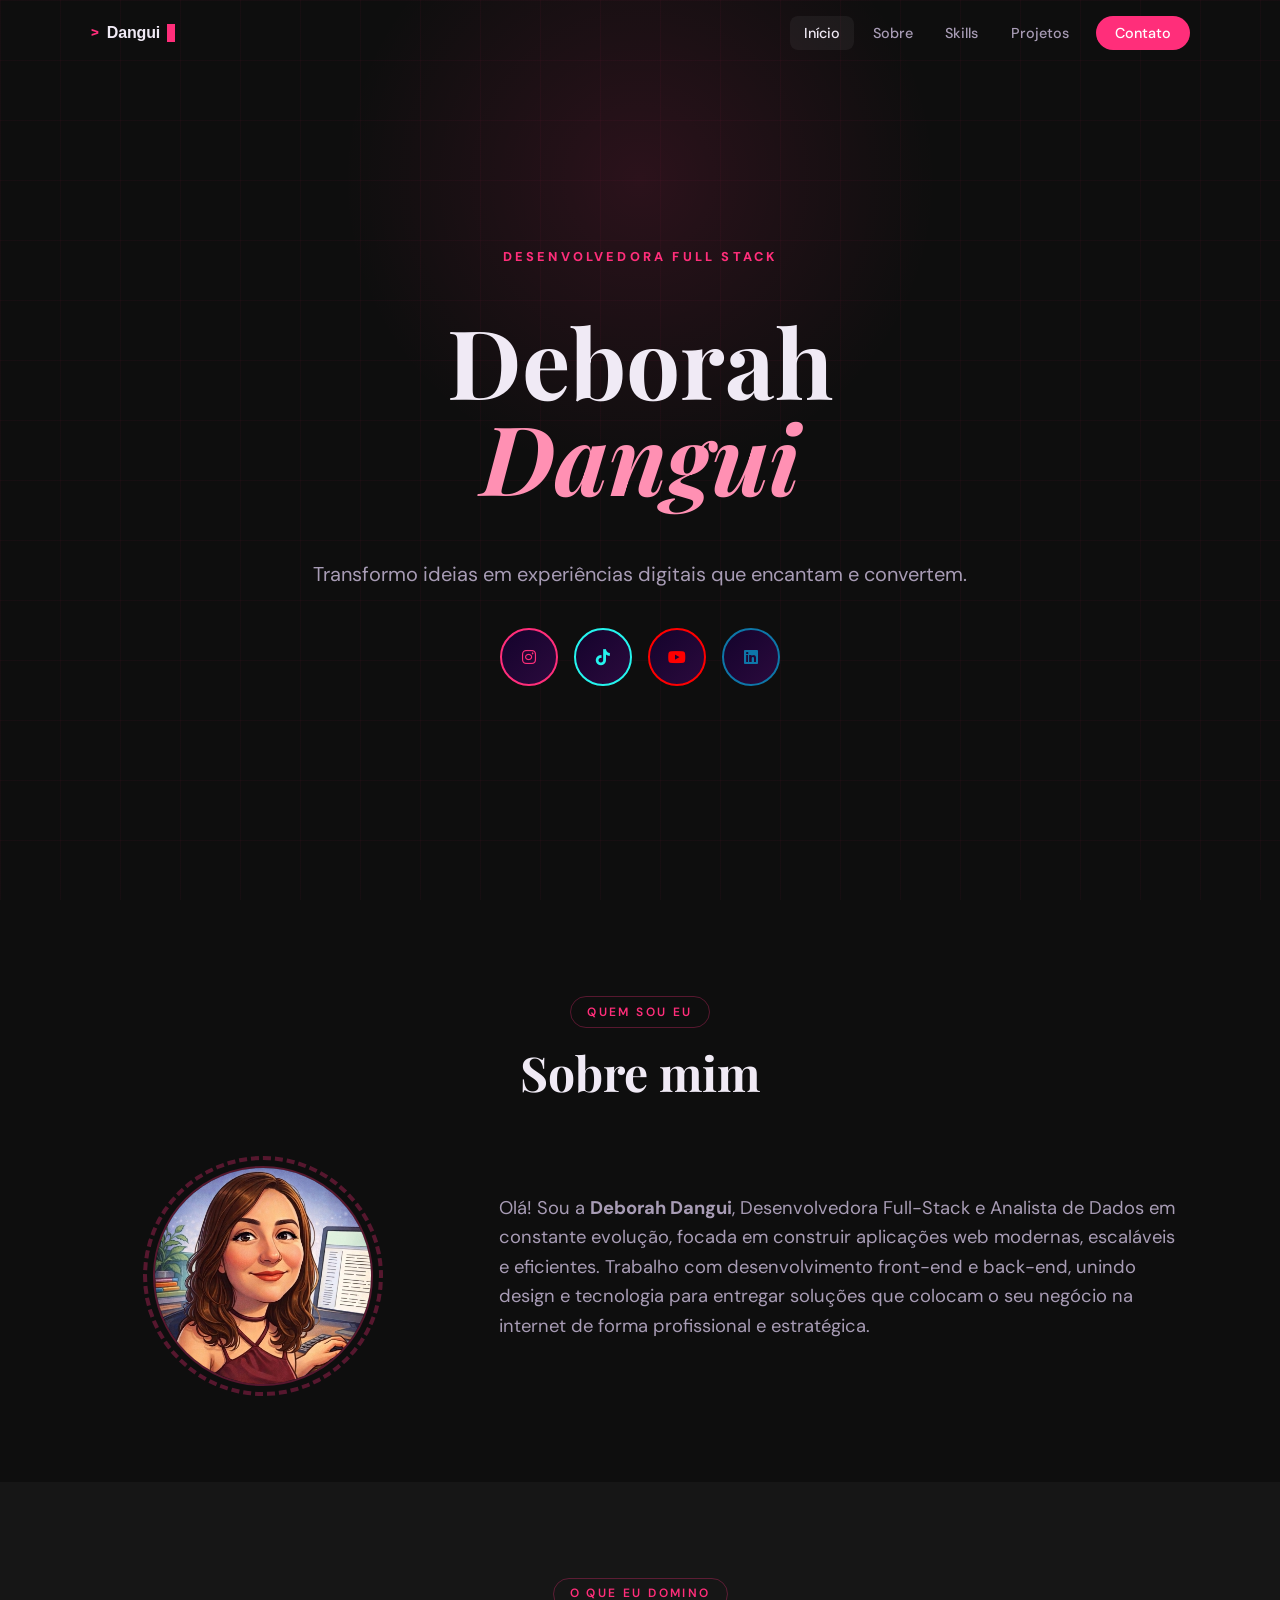
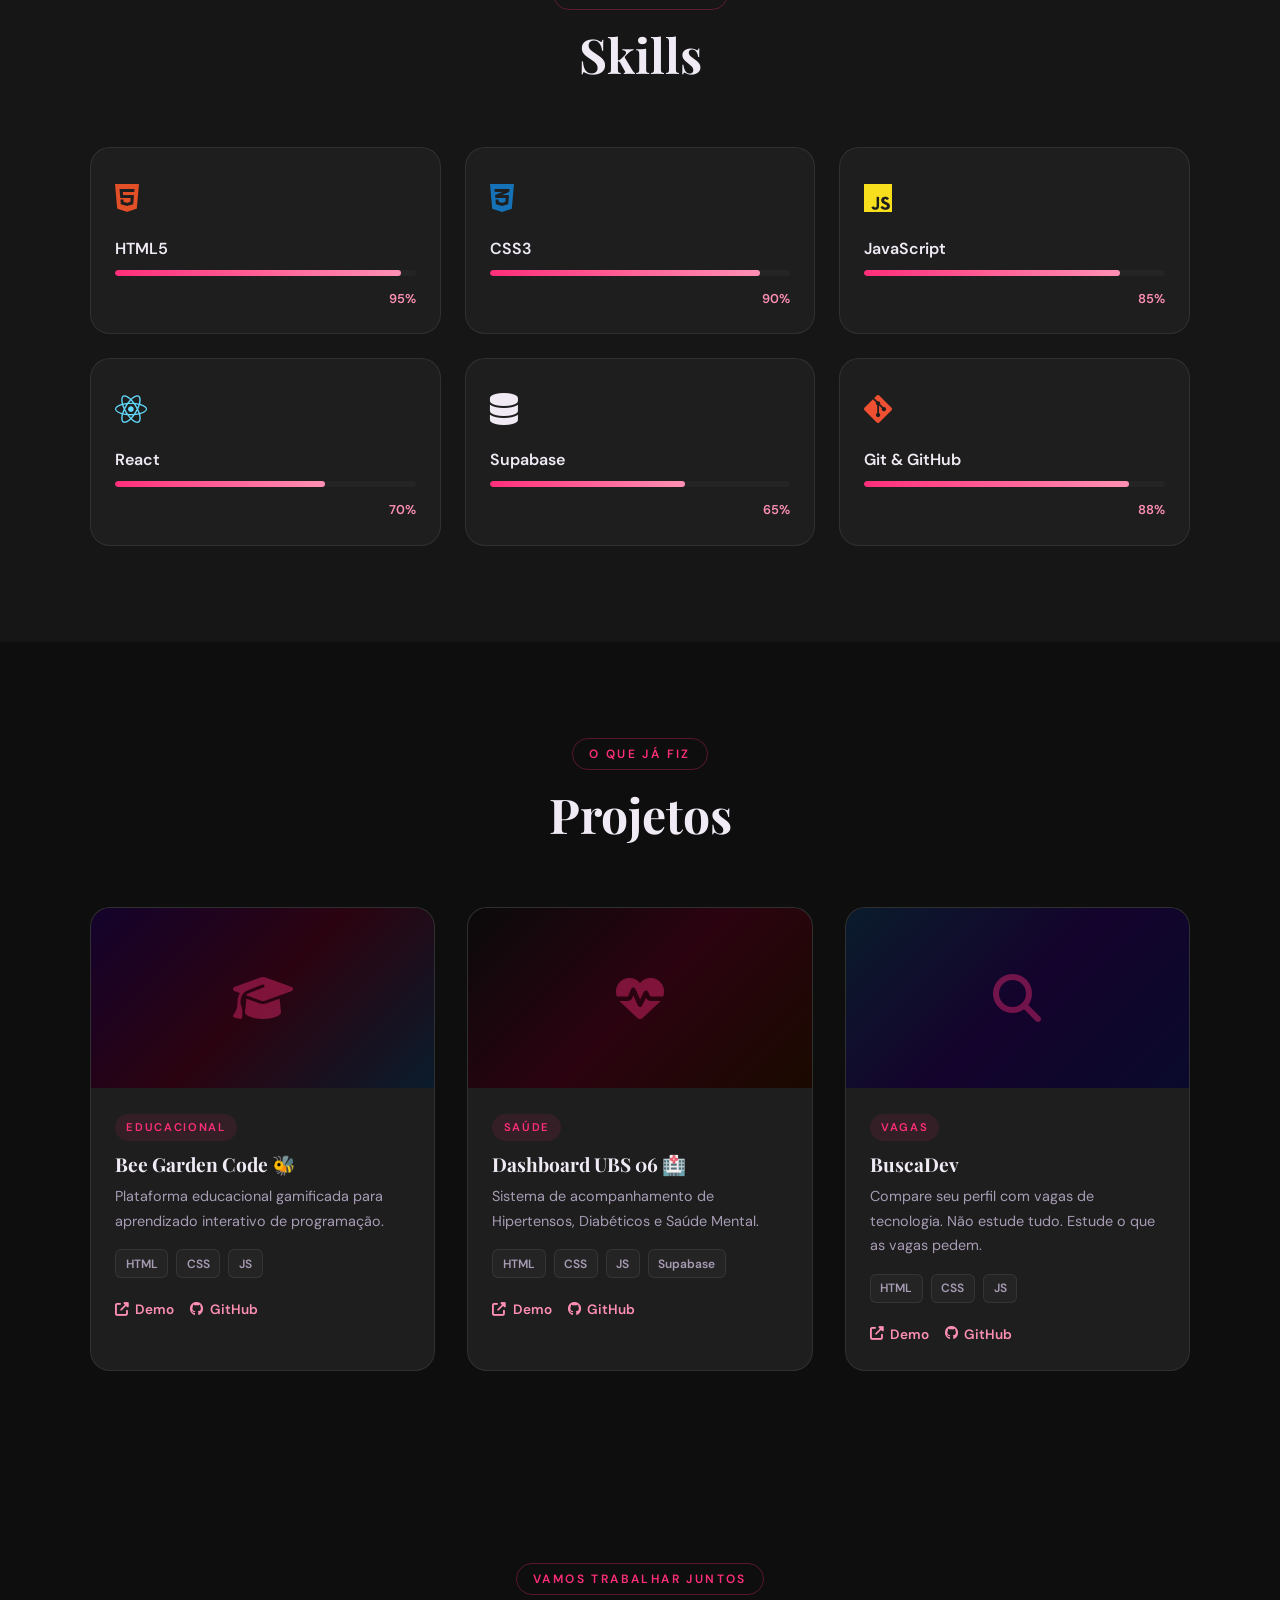
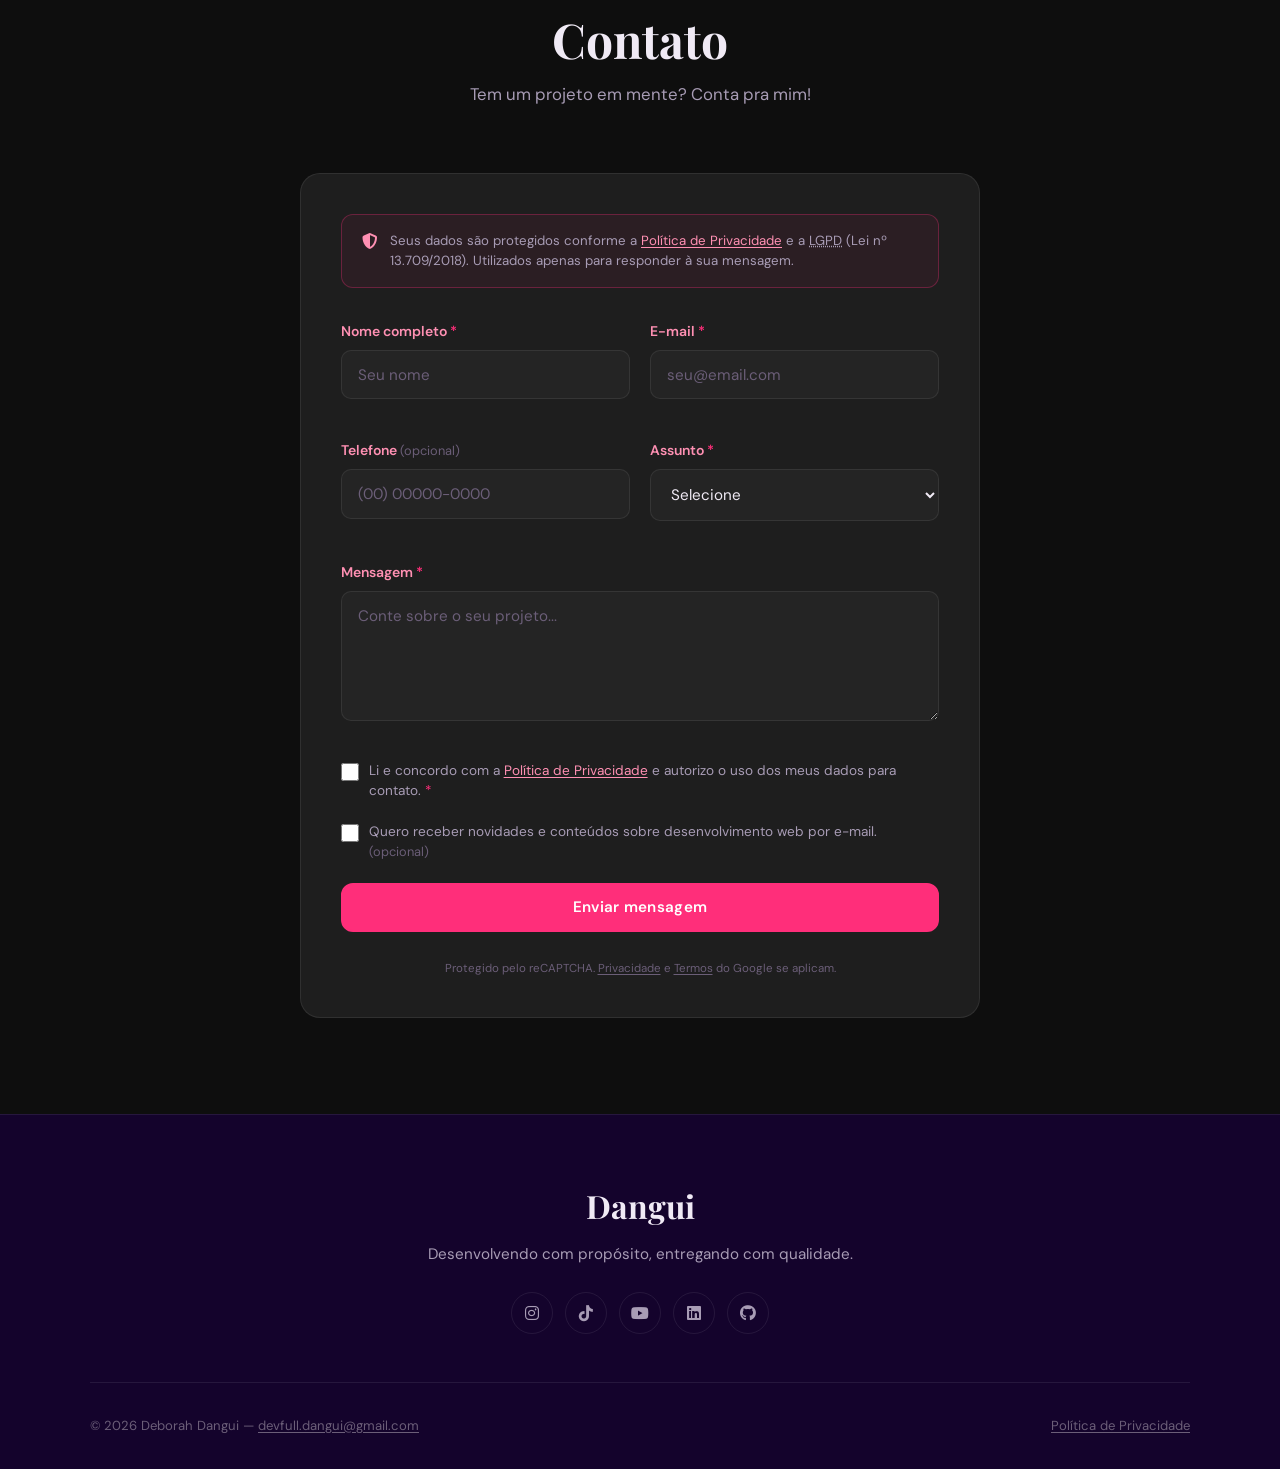
<file: index.html>
<!doctype html>
<html lang="pt-BR">
  <head>
    <meta charset="UTF-8" />
    <meta name="viewport" content="width=device-width, initial-scale=1.0" />
    <title>Deborah Dangui | Desenvolvedora Full Stack</title>
    <meta
      name="description"
      content="Portfólio de Deborah Dangui — desenvolvedora web full stack criando sites que geram resultado para o seu negócio."
    />
    <meta name="robots" content="index, follow" />
    <meta name="author" content="Deborah Dangui" />
    <meta
      name="keywords"
      content="desenvolvedora full stack, desenvolvimento web, sites profissionais, HTML CSS JavaScript, React, portfólio, Deborah Dangui"
    />

    <!-- Open Graph -->
    <meta property="og:type" content="website" />
    <meta
      property="og:title"
      content="Deborah Dangui | Desenvolvedora Full Stack"
    />
    <meta
      property="og:description"
      content="Portfólio de Deborah Dangui — desenvolvedora web full stack criando sites que geram resultado para o seu negócio."
    />
    <meta
      property="og:image"
      content="https://devfull-dangui.com/og-image.png"
    />
    <meta property="og:url" content="https://devfull-dangui.com/" />
    <meta property="og:locale" content="pt_BR" />
    <meta property="og:site_name" content="Deborah Dangui" />

    <!-- Twitter Card -->
    <meta name="twitter:card" content="summary_large_image" />
    <meta
      name="twitter:title"
      content="Deborah Dangui | Desenvolvedora Full Stack"
    />
    <meta
      name="twitter:description"
      content="Portfólio de Deborah Dangui — desenvolvedora web full stack."
    />
    <meta
      name="twitter:image"
      content="https://devfull-dangui.com/og-image.png"
    />

    <!-- Canonical -->
    <link rel="canonical" href="https://devfull-dangui.com/" />

    <!-- Schema.org — melhora indexação no Google -->
    <script type="application/ld+json">
      {
        "@context": "https://schema.org",
        "@type": "Person",
        "name": "Deborah Dangui",
        "url": "https://devfull-dangui.com/",
        "image": "https://devfull-dangui.com/og-image.png",
        "jobTitle": "Desenvolvedora Full Stack",
        "description": "Desenvolvedora web full stack especializada em criar sites profissionais e experiências digitais de alta qualidade.",
        "email": "devfull.dangui@gmail.com",
        "sameAs": [
          "https://www.instagram.com/devfull.dangui/",
          "https://www.linkedin.com/in/devfull-dangui/",
          "https://github.com/devfull-dangui",
          "https://www.youtube.com/@devfull.dangui",
          "https://www.tiktok.com/@devfull.dangui"
        ]
      }
    </script>

    <!-- Fonts -->
    <link rel="preconnect" href="https://fonts.googleapis.com" />
    <link rel="preconnect" href="https://fonts.gstatic.com" crossorigin />
    <link
      href="https://fonts.googleapis.com/css2?family=Playfair+Display:wght@400;700;900&family=DM+Sans:wght@300;400;500;600&display=swap"
      rel="stylesheet"
    />

    <!-- Icons -->
    <link
      rel="stylesheet"
      href="https://cdnjs.cloudflare.com/ajax/libs/font-awesome/6.5.0/css/all.min.css"
    />
    <link
      rel="stylesheet"
      href="https://fonts.googleapis.com/css2?family=Space+Grotesk:wght@700&display=swap"
    />

    <!-- reCAPTCHA v3 (invisível — substitua pela sua chave pública) -->
    <script
      src="https://www.google.com/recaptcha/api.js?render=6LeBsfUsAAAAAAeENJVtOYxGrZKNfW8g32RpgxDQ"
      async
      defer
    ></script>

    <link rel="stylesheet" href="style.css" />
  </head>

  <body>
    <!-- ===== NAVBAR ===== -->
    <nav
      class="navbar"
      id="navbar"
      role="navigation"
      aria-label="Navegação principal"
    >
      <div class="nav-container">
        <a href="#inicio" class="nav-logo" aria-label="Voltar ao topo">
          <span class="logo-chevron">&gt;</span>Dangui<span
            class="logo-cursor"
          ></span>
        </a>
        <button
          class="nav-toggle"
          id="nav-toggle"
          aria-label="Abrir menu"
          aria-expanded="false"
          aria-controls="nav-menu"
        >
          <span></span><span></span><span></span>
        </button>
        <ul class="nav-menu" id="nav-menu" role="list">
          <li><a href="#inicio" class="nav-link">Início</a></li>
          <li><a href="#sobre" class="nav-link">Sobre</a></li>
          <li><a href="#skills" class="nav-link">Skills</a></li>
          <li><a href="#projetos" class="nav-link">Projetos</a></li>
          <li><a href="#contato" class="nav-link nav-cta">Contato</a></li>
        </ul>
      </div>
    </nav>

    <!-- ===== HERO ===== -->
    <section id="inicio" class="hero" aria-label="Apresentação">
      <div class="hero-bg" aria-hidden="true">
        <div class="hero-grid"></div>
        <div class="hero-glow"></div>
      </div>
      <div class="hero-content">
        <p class="hero-eyebrow reveal">Desenvolvedora Full Stack</p>
        <h1 class="hero-title reveal reveal-delay-1">
          Deborah<br /><em>Dangui</em>
        </h1>
        <p class="hero-subtitle reveal reveal-delay-2">
          Transformo ideias em experiências digitais que encantam e convertem.
        </p>
        <div class="hero-redes reveal reveal-delay-3">
          <a
            href="https://www.instagram.com/devfull.dangui/"
            target="_blank"
            rel="noopener noreferrer"
            class="hero-rede-btn instagram"
            aria-label="Instagram"
          >
            <i class="fab fa-instagram"></i>
          </a>
          <a
            href="https://www.tiktok.com/@devfull.dangui"
            target="_blank"
            rel="noopener noreferrer"
            class="hero-rede-btn tiktok"
            aria-label="TikTok"
          >
            <i class="fab fa-tiktok"></i>
          </a>
          <a
            href="https://www.youtube.com/@devfull.dangui"
            target="_blank"
            rel="noopener noreferrer"
            class="hero-rede-btn youtube"
            aria-label="YouTube"
          >
            <i class="fab fa-youtube"></i>
          </a>
          <a
            href="https://www.linkedin.com/in/devfull-dangui/"
            target="_blank"
            rel="noopener noreferrer"
            class="hero-rede-btn linkedin"
            aria-label="LinkedIn"
          >
            <i class="fab fa-linkedin"></i>
          </a>
        </div>
      </div>
    </section>

    <!-- ===== SOBRE ===== -->
    <section id="sobre" class="section" aria-labelledby="sobre-titulo">
      <div class="container">
        <div class="section-header reveal">
          <span class="section-tag">Quem sou eu</span>
          <h2 id="sobre-titulo" class="section-title">Sobre mim</h2>
        </div>
        <div class="sobre-grid">
          <div class="sobre-avatar reveal">
            <div class="avatar-frame">
              <img
                src="og-image.png"
                alt="Foto de Deborah Dangui"
                class="avatar-foto"
              />
              <div class="avatar-ring" aria-hidden="true"></div>
            </div>
          </div>
          <div class="sobre-texto reveal reveal-delay-1">
            <p class="sobre-destaque">
              Olá! Sou a <strong>Deborah Dangui</strong>, Desenvolvedora
              Full-Stack e Analista de Dados em constante evolução, focada em
              construir aplicações web modernas, escaláveis e eficientes.
              Trabalho com desenvolvimento front-end e back-end, unindo design e
              tecnologia para entregar soluções que colocam o seu negócio na
              internet de forma profissional e estratégica.
            </p>
          </div>
        </div>
      </div>
    </section>

    <!-- ===== SKILLS ===== -->
    <section
      id="skills"
      class="section section-alt"
      aria-labelledby="skills-titulo"
    >
      <div class="container">
        <div class="section-header reveal">
          <span class="section-tag">O que eu domino</span>
          <h2 id="skills-titulo" class="section-title">Skills</h2>
        </div>
        <div class="skills-grid">
          <article class="skill-card reveal" style="--delay: 0.1s">
            <div class="skill-icon" aria-hidden="true">
              <i class="fab fa-html5"></i>
            </div>
            <h3 class="skill-name">HTML5</h3>
            <div
              class="skill-bar"
              role="progressbar"
              aria-valuenow="95"
              aria-valuemin="0"
              aria-valuemax="100"
              aria-label="Nível de HTML5: 95%"
            >
              <div class="skill-fill" style="--pct: 95%"></div>
            </div>
            <span class="skill-pct">95%</span>
          </article>
          <article class="skill-card reveal" style="--delay: 0.2s">
            <div class="skill-icon" aria-hidden="true">
              <i class="fab fa-css3-alt"></i>
            </div>
            <h3 class="skill-name">CSS3</h3>
            <div
              class="skill-bar"
              role="progressbar"
              aria-valuenow="90"
              aria-valuemin="0"
              aria-valuemax="100"
              aria-label="Nível de CSS3: 90%"
            >
              <div class="skill-fill" style="--pct: 90%"></div>
            </div>
            <span class="skill-pct">90%</span>
          </article>
          <article class="skill-card reveal" style="--delay: 0.3s">
            <div class="skill-icon" aria-hidden="true">
              <i class="fab fa-js"></i>
            </div>
            <h3 class="skill-name">JavaScript</h3>
            <div
              class="skill-bar"
              role="progressbar"
              aria-valuenow="85"
              aria-valuemin="0"
              aria-valuemax="100"
              aria-label="Nível de JavaScript: 85%"
            >
              <div class="skill-fill" style="--pct: 85%"></div>
            </div>
            <span class="skill-pct">85%</span>
          </article>
          <article class="skill-card reveal" style="--delay: 0.4s">
            <div class="skill-icon" aria-hidden="true">
              <i class="fab fa-react"></i>
            </div>
            <h3 class="skill-name">React</h3>
            <div
              class="skill-bar"
              role="progressbar"
              aria-valuenow="70"
              aria-valuemin="0"
              aria-valuemax="100"
              aria-label="Nível de React: 70%"
            >
              <div class="skill-fill" style="--pct: 70%"></div>
            </div>
            <span class="skill-pct">70%</span>
          </article>
          <article class="skill-card reveal" style="--delay: 0.5s">
            <div class="skill-icon" aria-hidden="true">
              <i class="fas fa-database"></i>
            </div>
            <h3 class="skill-name">Supabase</h3>
            <div
              class="skill-bar"
              role="progressbar"
              aria-valuenow="65"
              aria-valuemin="0"
              aria-valuemax="100"
              aria-label="Nível de Supabase: 65%"
            >
              <div class="skill-fill" style="--pct: 65%"></div>
            </div>
            <span class="skill-pct">65%</span>
          </article>
          <article class="skill-card reveal" style="--delay: 0.6s">
            <div class="skill-icon" aria-hidden="true">
              <i class="fab fa-git-alt"></i>
            </div>
            <h3 class="skill-name">Git &amp; GitHub</h3>
            <div
              class="skill-bar"
              role="progressbar"
              aria-valuenow="88"
              aria-valuemin="0"
              aria-valuemax="100"
              aria-label="Nível de Git e GitHub: 88%"
            >
              <div class="skill-fill" style="--pct: 88%"></div>
            </div>
            <span class="skill-pct">88%</span>
          </article>
        </div>
      </div>
    </section>

    <!-- ===== PROJETOS ===== -->
    <section id="projetos" class="section" aria-labelledby="projetos-titulo">
      <div class="container">
        <div class="section-header reveal">
          <span class="section-tag">O que já fiz</span>
          <h2 id="projetos-titulo" class="section-title">Projetos</h2>
        </div>
        <div class="projetos-grid">
          <article class="projeto-card reveal" style="--delay: 0.1s">
            <div class="projeto-thumb" aria-hidden="true">
              <div class="projeto-thumb-bg projeto-1"></div>
              <div class="projeto-thumb-icon">
                <i class="fas fa-graduation-cap"></i>
              </div>
            </div>
            <div class="projeto-info">
              <span class="projeto-tag">Educacional</span>
              <h3 class="projeto-nome">Bee Garden Code 🐝</h3>
              <p class="projeto-desc">
                Plataforma educacional gamificada para aprendizado interativo de
                programação.
              </p>
              <div class="projeto-techs" aria-label="Tecnologias usadas">
                <span>HTML</span><span>CSS</span><span>JS</span>
              </div>
              <div class="projeto-links">
                <a
                  href="https://devfull-dangui.github.io/BeeGardenCode/"
                  target="_blank"
                  rel="noopener noreferrer"
                  class="projeto-link"
                  aria-label="Ver demonstração do projeto Site Educacional Gamificado"
                >
                  <i class="fas fa-external-link-alt" aria-hidden="true"></i>
                  Demo
                </a>
                <a
                  href="https://github.com/devfull-dangui/BeeGardenCode"
                  target="_blank"
                  rel="noopener noreferrer"
                  class="projeto-link"
                  aria-label="Ver código no GitHub do projeto BeeGardenCode"
                >
                  <i class="fab fa-github" aria-hidden="true"></i> GitHub
                </a>
              </div>
            </div>
          </article>

          <article class="projeto-card reveal" style="--delay: 0.3s">
            <div class="projeto-thumb" aria-hidden="true">
              <div class="projeto-thumb-bg projeto-2"></div>
              <div class="projeto-thumb-icon">
                <i class="fas fa-heartbeat"></i>
              </div>
            </div>
            <div class="projeto-info">
              <span class="projeto-tag">Saúde</span>
              <h3 class="projeto-nome">Dashboard UBS 06 🏥</h3>
              <p class="projeto-desc">
                Sistema de acompanhamento de Hipertensos, Diabéticos e Saúde
                Mental.
              </p>
              <div class="projeto-techs" aria-label="Tecnologias usadas">
                <span>HTML</span><span>CSS</span><span>JS</span
                ><span>Supabase</span>
              </div>
              <div class="projeto-links">
                <a
                  href="https://devfull-dangui.github.io/ubs06-dashboard/"
                  target="_blank"
                  rel="noopener noreferrer"
                  class="projeto-link"
                  aria-label="Ver demonstração do Dashboard UBS 06"
                >
                  <i class="fas fa-external-link-alt" aria-hidden="true"></i>
                  Demo
                </a>
                <a
                  href="https://github.com/devfull-dangui/ubs06-dashboard"
                  target="_blank"
                  rel="noopener noreferrer"
                  class="projeto-link"
                  aria-label="Ver código no GitHub do Dashboard UBS 06"
                >
                  <i class="fab fa-github" aria-hidden="true"></i> GitHub
                </a>
              </div>
            </div>
          </article>

          <article class="projeto-card reveal" style="--delay: 0.3s">
            <div class="projeto-thumb" aria-hidden="true">
              <div class="projeto-thumb-bg projeto-3"></div>
              <div class="projeto-thumb-icon">
                <i class="fas fa-search"></i>
              </div>
            </div>
            <div class="projeto-info">
              <span class="projeto-tag">Vagas</span>
              <h3 class="projeto-nome">BuscaDev</h3>
              <p class="projeto-desc">
                Compare seu perfil com vagas de tecnologia. Não estude tudo.
                Estude o que as vagas pedem.
              </p>
              <div class="projeto-techs" aria-label="Tecnologias usadas">
                <span>HTML</span><span>CSS</span><span>JS</span>
              </div>
              <div class="projeto-links">
                <a
                  href="https://devfull-dangui.github.io/skillmatch-web/"
                  target="_blank"
                  rel="noopener noreferrer"
                  class="projeto-link"
                  aria-label="Ver demonstração do BuscaDev"
                >
                  <i class="fas fa-external-link-alt" aria-hidden="true"></i>
                  Demo
                </a>
                <a
                  href="https://github.com/devfull-dangui/skillmatch-web"
                  target="_blank"
                  rel="noopener noreferrer"
                  class="projeto-link"
                  aria-label="Ver código no GitHub do BuscaDev"
                >
                  <i class="fab fa-github" aria-hidden="true"></i> GitHub
                </a>
              </div>
            </div>
          </article>
        </div>
      </div>
    </section>

    <!-- ===== CONTATO ===== -->
    <section id="contato" class="section" aria-labelledby="contato-titulo">
      <div class="container">
        <div class="section-header reveal">
          <span class="section-tag">Vamos trabalhar juntos</span>
          <h2 id="contato-titulo" class="section-title">Contato</h2>
          <p class="section-desc">Tem um projeto em mente? Conta pra mim!</p>
        </div>

        <div class="contato-wrapper reveal">
          <!-- AVISO LGPD -->
          <div class="lgpd-aviso" role="note" aria-label="Aviso de privacidade">
            <i class="fas fa-shield-halved" aria-hidden="true"></i>
            <p>
              Seus dados são protegidos conforme a
              <a href="lgpd.html" class="lgpd-link">Política de Privacidade</a>
              e a
              <abbr title="Lei Geral de Proteção de Dados Pessoais">LGPD</abbr>
              (Lei nº 13.709/2018). Utilizados apenas para responder à sua
              mensagem.
            </p>
          </div>

          <form
            id="formulario-contato"
            action="https://formspree.io/f/mzdyaqpk"
            method="POST"
            class="formulario"
            novalidate
            aria-label="Formulário de contato"
          >
            <!-- Honeypot anti-spam -->
            <input
              type="text"
              name="_gotcha"
              style="display: none"
              tabindex="-1"
              autocomplete="off"
              aria-hidden="true"
            />
            <!-- Redirect após envio -->
            <input
              type="hidden"
              name="_next"
              value="https://devfull-dangui.com/?enviado=true"
            />
            <input
              type="hidden"
              name="_subject"
              value="Nova mensagem do portfólio — Deborah Dangui"
            />
            <input type="hidden" name="_language" value="pt" />
            <!-- Token reCAPTCHA v3 (preenchido pelo script.js antes do envio) -->
            <input
              type="hidden"
              name="g-recaptcha-response"
              id="recaptcha-token"
            />

            <div class="form-row">
              <div class="campo">
                <label for="nome"
                  >Nome completo
                  <span class="obrig" aria-label="campo obrigatório"
                    >*</span
                  ></label
                >
                <input
                  type="text"
                  id="nome"
                  name="nome"
                  placeholder="Seu nome"
                  required
                  autocomplete="name"
                />
                <span
                  class="erro-msg"
                  id="erro-nome"
                  role="alert"
                  aria-live="polite"
                ></span>
              </div>
              <div class="campo">
                <label for="email"
                  >E-mail
                  <span class="obrig" aria-label="campo obrigatório"
                    >*</span
                  ></label
                >
                <input
                  type="email"
                  id="email"
                  name="email"
                  placeholder="seu@email.com"
                  required
                  autocomplete="email"
                />
                <span
                  class="erro-msg"
                  id="erro-email"
                  role="alert"
                  aria-live="polite"
                ></span>
              </div>
            </div>

            <div class="form-row">
              <div class="campo">
                <label for="telefone"
                  >Telefone <span class="opcional">(opcional)</span></label
                >
                <input
                  type="tel"
                  id="telefone"
                  name="telefone"
                  placeholder="(00) 00000-0000"
                  autocomplete="tel"
                />
              </div>
              <div class="campo">
                <label for="assunto"
                  >Assunto
                  <span class="obrig" aria-label="campo obrigatório"
                    >*</span
                  ></label
                >
                <select name="assunto" id="assunto" required>
                  <option value="" disabled selected>Selecione</option>
                  <option value="orcamento">Orçamento</option>
                  <option value="duvida">Dúvida</option>
                  <option value="parceria">Parceria</option>
                  <option value="outro">Outro</option>
                </select>
                <span
                  class="erro-msg"
                  id="erro-assunto"
                  role="alert"
                  aria-live="polite"
                ></span>
              </div>
            </div>

            <div class="campo">
              <label for="mensagem"
                >Mensagem
                <span class="obrig" aria-label="campo obrigatório"
                  >*</span
                ></label
              >
              <textarea
                name="mensagem"
                id="mensagem"
                rows="5"
                placeholder="Conte sobre o seu projeto..."
                required
              ></textarea>
              <span
                class="erro-msg"
                id="erro-mensagem"
                role="alert"
                aria-live="polite"
              ></span>
            </div>

            <!-- Consentimento LGPD explícito -->
            <div class="campo-check">
              <input
                type="checkbox"
                id="consentimento"
                name="consentimento"
                required
              />
              <label for="consentimento">
                Li e concordo com a
                <a href="lgpd.html" class="lgpd-link" target="_blank"
                  >Política de Privacidade</a
                >
                e autorizo o uso dos meus dados para contato.
                <span class="obrig" aria-label="campo obrigatório">*</span>
              </label>
              <span
                class="erro-msg"
                id="erro-consentimento"
                role="alert"
                aria-live="polite"
              ></span>
            </div>

            <!-- Newsletter — consentimento separado (LGPD: granularidade) -->
            <div class="campo-check">
              <input
                type="checkbox"
                id="newsletter"
                name="newsletter"
                value="sim"
              />
              <label for="newsletter">
                Quero receber novidades e conteúdos sobre desenvolvimento web
                por e-mail.
                <span class="opcional">(opcional)</span>
              </label>
            </div>

            <button
              type="submit"
              class="btn btn-primary btn-block"
              id="btn-enviar"
            >
              <span class="btn-texto">Enviar mensagem</span>
              <span
                class="btn-loading"
                aria-hidden="true"
                style="display: none"
              >
                <i class="fas fa-circle-notch fa-spin"></i> Enviando...
              </span>
            </button>

            <p class="recaptcha-aviso">
              Protegido pelo reCAPTCHA.
              <a
                href="https://policies.google.com/privacy"
                target="_blank"
                rel="noopener noreferrer"
                >Privacidade</a
              >
              e
              <a
                href="https://policies.google.com/terms"
                target="_blank"
                rel="noopener noreferrer"
                >Termos</a
              >
              do Google se aplicam.
            </p>
          </form>

          <!-- Mensagem de sucesso -->
          <div
            class="form-sucesso"
            id="form-sucesso"
            role="status"
            aria-live="polite"
            style="display: none"
          >
            <i class="fas fa-circle-check" aria-hidden="true"></i>
            <h3>Mensagem enviada!</h3>
            <p>Obrigada pelo contato. Responderei em breve.</p>
            <button class="btn btn-outline" id="btn-nova-msg">
              Enviar outra mensagem
            </button>
          </div>

          <!-- Mensagem de erro -->
          <div
            class="form-erro-geral"
            id="form-erro-geral"
            role="alert"
            aria-live="assertive"
            style="display: none"
          >
            <i class="fas fa-triangle-exclamation" aria-hidden="true"></i>
            <p>
              Ocorreu um erro ao enviar. Tente novamente ou entre em contato por
              <a href="mailto:devfull.dangui@gmail.com"
                >devfull.dangui@gmail.com</a
              >.
            </p>
          </div>
        </div>
      </div>
    </section>

    <!-- ===== FOOTER ===== -->
    <footer role="contentinfo">
      <div class="footer-container">
        <div class="footer-top">
          <p class="footer-logo"><span class="logo-d">D</span>angui</p>
          <p class="footer-desc">
            Desenvolvendo com propósito, entregando com qualidade.
          </p>
          <nav class="footer-redes" aria-label="Redes sociais">
            <a
              href="https://www.instagram.com/devfull.dangui/"
              target="_blank"
              rel="noopener noreferrer"
              aria-label="Instagram"
              ><i class="fab fa-instagram" aria-hidden="true"></i
            ></a>
            <a
              href="https://www.tiktok.com/@devfull.dangui"
              target="_blank"
              rel="noopener noreferrer"
              aria-label="TikTok"
              ><i class="fab fa-tiktok" aria-hidden="true"></i
            ></a>
            <a
              href="https://www.youtube.com/@devfull.dangui"
              target="_blank"
              rel="noopener noreferrer"
              aria-label="YouTube"
              ><i class="fab fa-youtube" aria-hidden="true"></i
            ></a>
            <a
              href="https://www.linkedin.com/in/devfull-dangui/"
              target="_blank"
              rel="noopener noreferrer"
              aria-label="LinkedIn"
              ><i class="fab fa-linkedin" aria-hidden="true"></i
            ></a>
            <a
              href="https://github.com/devfull-dangui"
              target="_blank"
              rel="noopener noreferrer"
              aria-label="GitHub"
              ><i class="fab fa-github" aria-hidden="true"></i
            ></a>
          </nav>
        </div>
        <div class="footer-bottom">
          <p>
            &copy; 2026 Deborah Dangui —
            <a href="mailto:devfull.dangui@gmail.com"
              >devfull.dangui@gmail.com</a
            >
          </p>
          <nav aria-label="Links legais">
            <a href="lgpd.html">Política de Privacidade</a>
          </nav>
        </div>
      </div>
    </footer>

    <!-- Botão voltar ao topo -->
    <button
      class="btn-topo"
      id="btn-topo"
      aria-label="Voltar ao topo da página"
      title="Voltar ao topo"
    >
      <i class="fas fa-chevron-up" aria-hidden="true"></i>
    </button>

    <script src="script.js"></script>
  </body>
</html>
</file>
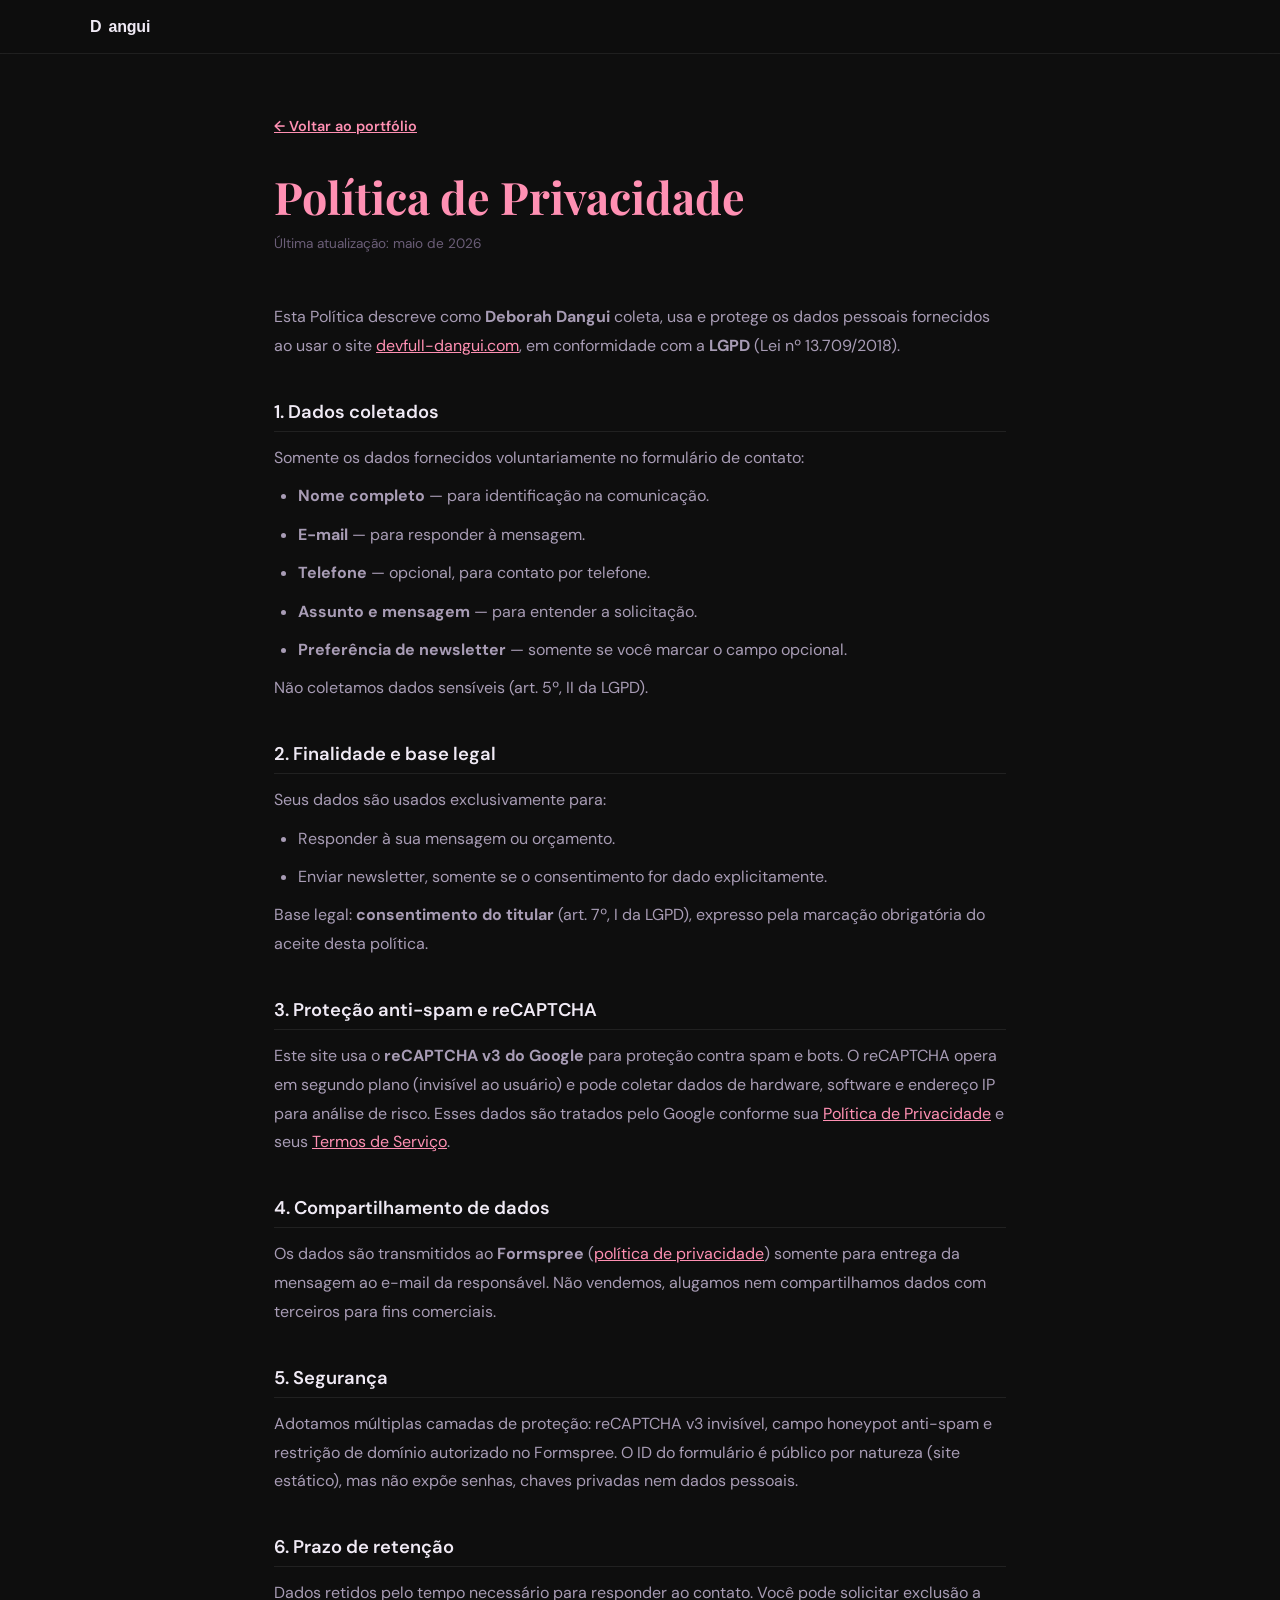
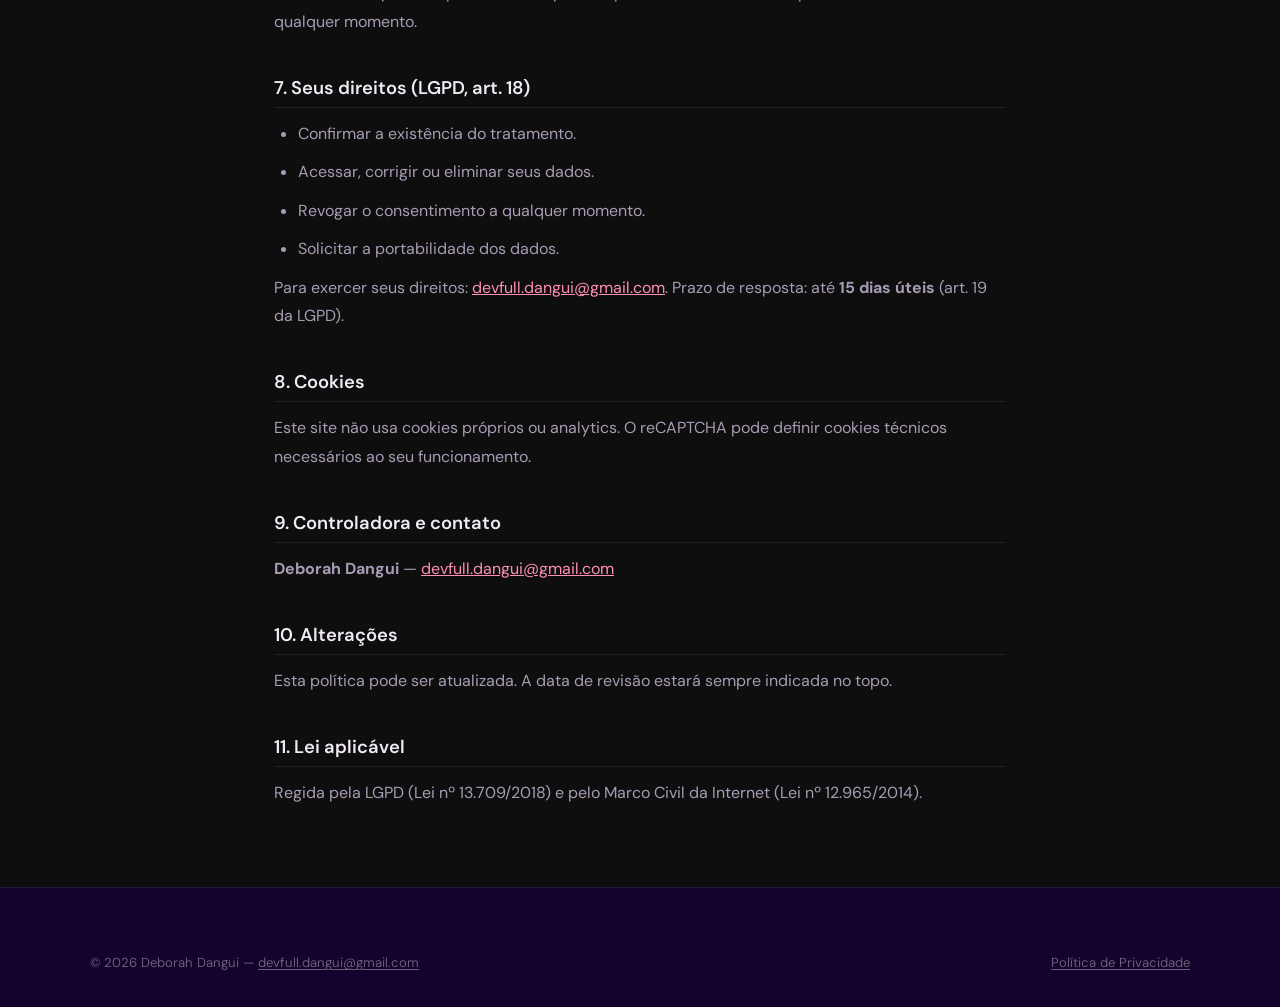
<file: lgpd.html>
<!doctype html>
<html lang="pt-BR">
  <head>
    <meta charset="UTF-8" />
    <meta name="viewport" content="width=device-width, initial-scale=1.0" />
    <title>Política de Privacidade | Deborah Dangui</title>
    <meta name="description" content="Política de Privacidade do portfólio de Deborah Dangui — em conformidade com a LGPD (Lei nº 13.709/2018)." />
    <meta name="robots" content="noindex, follow" />
    <link rel="canonical" href="https://devfull-dangui.com/lgpd.html" />
    <link href="https://fonts.googleapis.com/css2?family=Playfair+Display:wght@700&family=DM+Sans:wght@300;400;500&display=swap" rel="stylesheet" />
    <link rel="stylesheet" href="style.css" />
    <style>
      .lgpd-page { max-width: 780px; margin: 7rem auto 5rem; padding: 0 1.5rem; }
      .lgpd-page h1 { font-size: clamp(2rem, 4vw, 2.8rem); margin-bottom: 0.5rem; color: var(--rosa-claro); }
      .lgpd-page .data { color: var(--texto-3); font-size: 0.85rem; margin-bottom: 3rem; display: block; }
      .lgpd-page h2 { font-size: 1.15rem; color: var(--texto); margin: 2.5rem 0 0.75rem; padding-bottom: 0.5rem; border-bottom: 1px solid var(--borda); font-family: var(--fonte-corpo); font-weight: 600; }
      .lgpd-page p, .lgpd-page li { color: var(--texto-2); line-height: 1.8; margin-bottom: 0.6rem; }
      .lgpd-page ul { list-style: disc; padding-left: 1.5rem; }
      .lgpd-page a { color: var(--rosa-claro); text-decoration: underline; }
      .lgpd-page a:hover { color: var(--rosa); }
      .lgpd-back { display: inline-flex; align-items: center; gap: 0.5rem; color: var(--rosa-claro); font-size: 0.9rem; font-weight: 600; margin-bottom: 2rem; transition: all 0.3s ease; }
      .lgpd-back:hover { color: var(--rosa); gap: 0.75rem; }
    </style>
  </head>
  <body>
    <nav class="navbar scrolled" role="navigation" aria-label="Navegação">
      <div class="nav-container">
        <a href="index.html" class="nav-logo"><span class="logo-d">D</span>angui</a>
      </div>
    </nav>

    <main class="lgpd-page">
      <a href="index.html" class="lgpd-back">← Voltar ao portfólio</a>

      <h1>Política de Privacidade</h1>
      <span class="data">Última atualização: maio de 2026</span>

      <p>
        Esta Política descreve como <strong>Deborah Dangui</strong> coleta, usa e protege
        os dados pessoais fornecidos ao usar o site
        <a href="https://devfull-dangui.com/">devfull-dangui.com</a>,
        em conformidade com a <strong>LGPD</strong> (Lei nº 13.709/2018).
      </p>

      <h2>1. Dados coletados</h2>
      <p>Somente os dados fornecidos voluntariamente no formulário de contato:</p>
      <ul>
        <li><strong>Nome completo</strong> — para identificação na comunicação.</li>
        <li><strong>E-mail</strong> — para responder à mensagem.</li>
        <li><strong>Telefone</strong> — opcional, para contato por telefone.</li>
        <li><strong>Assunto e mensagem</strong> — para entender a solicitação.</li>
        <li><strong>Preferência de newsletter</strong> — somente se você marcar o campo opcional.</li>
      </ul>
      <p>Não coletamos dados sensíveis (art. 5º, II da LGPD).</p>

      <h2>2. Finalidade e base legal</h2>
      <p>Seus dados são usados exclusivamente para:</p>
      <ul>
        <li>Responder à sua mensagem ou orçamento.</li>
        <li>Enviar newsletter, somente se o consentimento for dado explicitamente.</li>
      </ul>
      <p>Base legal: <strong>consentimento do titular</strong> (art. 7º, I da LGPD), expresso pela marcação obrigatória do aceite desta política.</p>

      <h2>3. Proteção anti-spam e reCAPTCHA</h2>
      <p>
        Este site usa o <strong>reCAPTCHA v3 do Google</strong> para proteção contra spam e bots.
        O reCAPTCHA opera em segundo plano (invisível ao usuário) e pode coletar dados de hardware,
        software e endereço IP para análise de risco. Esses dados são tratados pelo Google conforme sua
        <a href="https://policies.google.com/privacy" target="_blank" rel="noopener noreferrer">Política de Privacidade</a>
        e seus
        <a href="https://policies.google.com/terms" target="_blank" rel="noopener noreferrer">Termos de Serviço</a>.
      </p>

      <h2>4. Compartilhamento de dados</h2>
      <p>
        Os dados são transmitidos ao <strong>Formspree</strong>
        (<a href="https://formspree.io/legal/privacy-policy" target="_blank" rel="noopener noreferrer">política de privacidade</a>)
        somente para entrega da mensagem ao e-mail da responsável.
        Não vendemos, alugamos nem compartilhamos dados com terceiros para fins comerciais.
      </p>

      <h2>5. Segurança</h2>
      <p>
        Adotamos múltiplas camadas de proteção: reCAPTCHA v3 invisível,
        campo honeypot anti-spam e restrição de domínio autorizado no Formspree.
        O ID do formulário é público por natureza (site estático), mas não expõe
        senhas, chaves privadas nem dados pessoais.
      </p>

      <h2>6. Prazo de retenção</h2>
      <p>Dados retidos pelo tempo necessário para responder ao contato. Você pode solicitar exclusão a qualquer momento.</p>

      <h2>7. Seus direitos (LGPD, art. 18)</h2>
      <ul>
        <li>Confirmar a existência do tratamento.</li>
        <li>Acessar, corrigir ou eliminar seus dados.</li>
        <li>Revogar o consentimento a qualquer momento.</li>
        <li>Solicitar a portabilidade dos dados.</li>
      </ul>
      <p>
        Para exercer seus direitos: <a href="mailto:devfull.dangui@gmail.com">devfull.dangui@gmail.com</a>.
        Prazo de resposta: até <strong>15 dias úteis</strong> (art. 19 da LGPD).
      </p>

      <h2>8. Cookies</h2>
      <p>
        Este site não usa cookies próprios ou analytics. O reCAPTCHA pode definir cookies
        técnicos necessários ao seu funcionamento.
      </p>

      <h2>9. Controladora e contato</h2>
      <p>
        <strong>Deborah Dangui</strong> — <a href="mailto:devfull.dangui@gmail.com">devfull.dangui@gmail.com</a>
      </p>

      <h2>10. Alterações</h2>
      <p>Esta política pode ser atualizada. A data de revisão estará sempre indicada no topo.</p>

      <h2>11. Lei aplicável</h2>
      <p>Regida pela LGPD (Lei nº 13.709/2018) e pelo Marco Civil da Internet (Lei nº 12.965/2014).</p>
    </main>

    <footer role="contentinfo">
      <div class="footer-container">
        <div class="footer-bottom" style="border-top: none; padding-top: 0;">
          <p>&copy; 2026 Deborah Dangui — <a href="mailto:devfull.dangui@gmail.com">devfull.dangui@gmail.com</a></p>
          <nav aria-label="Links legais"><a href="lgpd.html">Política de Privacidade</a></nav>
        </div>
      </div>
    </footer>
  </body>
</html>
</file>
<file: style.css>
/* =============================================
   DEBORAH DANGUI — WEBSITE
   Dark Mode | Playfair Display + DM Sans
   ============================================= */

/* ===== RESET & VARIÁVEIS ===== */
*,
*::before,
*::after {
  box-sizing: border-box;
  margin: 0;
  padding: 0;
}

:root {
  --rosa: #ff2e7a;
  --rosa-claro: #ff90b3;
  --rosa-escuro: #c41a5f;
  --roxo: #14032c;
  --roxo-meio: #1f0542;
  --bg: #0e0e0e;
  --bg-2: #161616;
  --bg-3: #1e1e1e;
  --bg-4: #242424;
  --borda: rgba(255, 255, 255, 0.08);
  --borda-rosa: rgba(255, 46, 122, 0.3);
  --texto: #f0eaf5;
  --texto-2: #a89cb5;
  --texto-3: #6b5e78;
  --fonte-titulo: "Playfair Display", Georgia, serif;
  --fonte-corpo: "DM Sans", system-ui, sans-serif;
  --shadow-rosa: 0 0 40px rgba(255, 46, 122, 0.15);
  --trans: all 0.35s cubic-bezier(0.4, 0, 0.2, 1);
  --radius: 12px;
  --radius-lg: 20px;
}

html {
  scroll-behavior: smooth;
  font-size: 16px;
}

body {
  font-family: var(--fonte-corpo);
  background-color: var(--bg);
  color: var(--texto);
  line-height: 1.7;
  overflow-x: hidden;
}

/* Seleção de texto */
::selection {
  background: var(--rosa);
  color: white;
}

/* ===== TIPOGRAFIA ===== */
h1,
h2,
h3 {
  font-family: var(--fonte-titulo);
  line-height: 1.2;
}
a {
  color: inherit;
  text-decoration: none;
}
img {
  max-width: 100%;
  display: block;
}
ul {
  list-style: none;
}

/* ===== UTILITÁRIOS ===== */
.container {
  width: 90%;
  max-width: 1100px;
  margin: 0 auto;
}

.section {
  padding: 6rem 0;
}

.section-alt {
  background-color: var(--bg-2);
}

.section-header {
  text-align: center;
  margin-bottom: 4rem;
}

.section-tag {
  display: inline-block;
  font-size: 0.75rem;
  font-weight: 600;
  letter-spacing: 0.2em;
  text-transform: uppercase;
  color: var(--rosa);
  border: 1px solid var(--borda-rosa);
  border-radius: 100px;
  padding: 0.3rem 1rem;
  margin-bottom: 1rem;
}

.section-title {
  font-size: clamp(2rem, 4vw, 3rem);
  color: var(--texto);
}

.section-title em {
  font-style: italic;
  color: var(--rosa-claro);
}

.section-desc {
  color: var(--texto-2);
  margin-top: 0.75rem;
  font-size: 1.05rem;
}

/* ===== BOTÕES ===== */
.btn {
  display: inline-flex;
  align-items: center;
  gap: 0.5rem;
  padding: 0.8rem 1.8rem;
  border-radius: 100px;
  font-weight: 600;
  font-size: 0.95rem;
  cursor: pointer;
  transition: var(--trans);
  border: 2px solid transparent;
  font-family: var(--fonte-corpo);
  letter-spacing: 0.02em;
}

.btn-primary {
  background: var(--rosa);
  color: white;
  border-color: var(--rosa);
}

.btn-primary:hover {
  background: var(--rosa-escuro);
  border-color: var(--rosa-escuro);
  transform: translateY(-3px);
  box-shadow: 0 10px 30px rgba(255, 46, 122, 0.4);
}

.btn-outline {
  background: transparent;
  color: var(--rosa-claro);
  border-color: var(--borda-rosa);
}

.btn-outline:hover {
  background: rgba(255, 46, 122, 0.1);
  border-color: var(--rosa);
  transform: translateY(-3px);
}

.btn-block {
  width: 100%;
  justify-content: center;
  border-radius: var(--radius);
}

/* ===== ANIMAÇÕES DE ENTRADA ===== */
.reveal {
  opacity: 0;
  transform: translateY(40px);
  transition:
    opacity 0.7s ease,
    transform 0.7s ease;
}

.reveal.visivel {
  opacity: 1;
  transform: translateY(0);
}

[style*="--delay"] {
  transition-delay: var(--delay, 0s);
}
.reveal-delay-1 {
  transition-delay: 0.15s;
}
.reveal-delay-2 {
  transition-delay: 0.3s;
}
.reveal-delay-3 {
  transition-delay: 0.45s;
}

/* ===== NAVBAR ===== */
.navbar {
  position: fixed;
  top: 0;
  left: 0;
  right: 0;
  z-index: 1000;
  padding: 1.2rem 0;
  transition: var(--trans);
}

.navbar.scrolled {
  background: rgba(14, 14, 14, 0.92);
  backdrop-filter: blur(12px);
  -webkit-backdrop-filter: blur(12px);
  padding: 0.8rem 0;
  border-bottom: 1px solid var(--borda);
}

.nav-container {
  display: flex;
  align-items: center;
  justify-content: space-between;
  width: 90%;
  max-width: 1100px;
  margin: 0 auto;
}

/* ===== LOGO ===== */
.nav-logo {
  display: inline-flex;
  align-items: center;
  gap: 7px;
  font-family: "Poppins", sans-serif;   /* tira a serifada do título */
  font-weight: 600;
  letter-spacing: -.01em;
  color: var(--texto);
  text-decoration: none;
}
.logo-chevron {
  font-family: "Space Grotesk", "Courier New", monospace;
  font-weight: 700;
  color: var(--rosa);
}
.logo-cursor {
  width: 8px;
  height: 18px;
  background: var(--rosa);
  display: inline-block;
}

@keyframes blink { 0%,50%{opacity:1} 51%,100%{opacity:0} }
.logo-cursor { animation: blink 1.1s steps(1) infinite; }

.nav-menu {
  display: flex;
  align-items: center;
  gap: 0.25rem;
}

.nav-link {
  padding: 0.5rem 0.9rem;
  border-radius: 8px;
  font-size: 0.9rem;
  font-weight: 500;
  color: var(--texto-2);
  transition: var(--trans);
}

.nav-link:hover,
.nav-link.ativo {
  color: var(--texto);
  background: rgba(255, 255, 255, 0.05);
}

.nav-cta {
  background: var(--rosa) !important;
  color: white !important;
  border-radius: 100px;
  padding: 0.5rem 1.2rem;
  margin-left: 0.5rem;
}

.nav-cta:hover {
  background: var(--rosa-escuro) !important;
  transform: translateY(-2px);
  box-shadow: 0 5px 20px rgba(255, 46, 122, 0.4);
}

.nav-toggle {
  display: none;
  flex-direction: column;
  gap: 5px;
  background: none;
  border: none;
  cursor: pointer;
  padding: 4px;
}

.nav-toggle span {
  display: block;
  width: 24px;
  height: 2px;
  background: var(--texto);
  border-radius: 2px;
  transition: var(--trans);
}

/* ===== HERO ===== */
.hero {
  position: relative;
  min-height: 100vh;
  display: flex;
  align-items: center;
  justify-content: center;
  text-align: center;
  padding: 5rem 1rem 3rem;
  overflow: hidden;
}

.hero-bg {
  position: absolute;
  inset: 0;
  z-index: 0;
}

.hero-grid {
  position: absolute;
  inset: 0;
  background-image:
    linear-gradient(rgba(255, 46, 122, 0.04) 1px, transparent 1px),
    linear-gradient(90deg, rgba(255, 46, 122, 0.04) 1px, transparent 1px);
  background-size: 60px 60px;
}

.hero-glow {
  position: absolute;
  top: 20%;
  left: 50%;
  transform: translate(-50%, -50%);
  width: 600px;
  height: 600px;
  background: radial-gradient(
    circle,
    rgba(255, 46, 122, 0.12) 0%,
    transparent 70%
  );
  pointer-events: none;
}

.hero-content {
  position: relative;
  z-index: 1;
  max-width: 800px;
  display: flex;
  flex-direction: column;
  align-items: center;
  gap: 0.3rem;
}

.hero-eyebrow {
  font-size: 0.8rem;
  font-weight: 800;
  letter-spacing: 0.25em;
  text-transform: uppercase;
  color: var(--rosa);
  margin-bottom: 2.5rem;
}

.hero-title {
  font-size: clamp(3rem, 8vw, 6rem);
  font-weight: 700;
  color: var(--texto);
  line-height: 1;
  margin-bottom: 3rem;
}

.hero-title em {
  font-style: italic;
  color: var(--rosa-claro);
  display: block;
}

.hero-subtitle {
  font-size: clamp(1rem, 2vw, 1.25rem);
  color: var(--texto-2);
  max-width: 1000px;
  margin: 0 auto 1rem;
}

.hero-actions {
  display: flex;
  gap: 1rem;
  justify-content: center;
  flex-wrap: wrap;
}

.hero-scroll {
  position: absolute;
  bottom: 2.5rem;
  left: 50%;
  transform: translateX(-50%);
  z-index: 1;
}

.scroll-line {
  width: 1px;
  height: 60px;
  background: linear-gradient(to bottom, transparent, var(--rosa));
  margin: 0 auto;
  animation: scrollPulse 2s ease-in-out infinite;
}

@keyframes scrollPulse {
  0%,
  100% {
    opacity: 0.4;
    transform: scaleY(1);
  }
  50% {
    opacity: 1;
    transform: scaleY(1.1);
  }
}

/* ===== SOBRE ===== */
.sobre-grid {
  display: grid;
  grid-template-columns: 1fr 2fr;
  gap: 4rem;
  align-items: center;
}

.avatar-frame {
  position: relative;
  width: 220px;
  height: 220px;
  margin: 0 auto;
}

.sobre-avatar {
  align-self: center;
}

.avatar-foto {
  width: 100%;
  height: 100%;
  border-radius: 50%;
  object-fit: cover;
  object-position: center top;
  border: 2px solid var(--borda-rosa);
  display: block;
}

.avatar-ring {
  position: absolute;
  inset: -10px;
  border-radius: 50%;
  border: 4px dashed var(--borda-rosa);
  animation: girar 20s linear infinite;
}

@keyframes girar {
  from {
    transform: rotate(0deg);
  }
  to {
    transform: rotate(360deg);
  }
}

.sobre-destaque {
  font-size: 1.15rem;
  color: var(--texto);
  margin-bottom: 1rem;
  line-height: 1.6;
}

.sobre-texto p {
  color: var(--texto-2);
  margin-bottom: 1rem;
}

/* ===== SKILLS ===== */
.skills-grid {
  display: grid;
  grid-template-columns: repeat(auto-fit, minmax(280px, 1fr));
  gap: 1.5rem;
}

.skill-card {
  background: var(--bg-3);
  border: 1px solid var(--borda);
  border-radius: var(--radius-lg);
  padding: 1.5rem;
  transition: var(--trans);
  display: flex;
  flex-direction: column;
  gap: 0.75rem;
}

.skill-card:hover {
  border-color: var(--borda-rosa);
  transform: translateY(-4px);
  box-shadow: var(--shadow-rosa);
}

.skill-icon {
  font-size: 2rem;
}
.skill-icon .fa-html5 {
  color: #e34f26;
}
.skill-icon .fa-css3-alt {
  color: #1572b6;
}
.skill-icon .fa-js {
  color: #f7df1e;
}
.skill-icon .fa-react {
  color: #61dafb;
}
.skill-icon .fa-node-js {
  color: #339933;
}
.skill-icon .fa-git-alt {
  color: #f05032;
}

.skill-name {
  font-family: var(--fonte-corpo);
  font-size: 1rem;
  font-weight: 600;
  color: var(--texto);
}

.skill-bar {
  height: 6px;
  background: var(--bg-4);
  border-radius: 100px;
  overflow: hidden;
}

.skill-fill {
  height: 100%;
  width: var(--pct);
  background: linear-gradient(to right, var(--rosa), var(--rosa-claro));
  border-radius: 100px;
  transform-origin: left;
  transform: scaleX(0);
  transition: transform 1.2s cubic-bezier(0.4, 0, 0.2, 1);
}

.skill-card.visivel .skill-fill {
  transform: scaleX(1);
}

.skill-pct {
  font-size: 0.8rem;
  color: var(--rosa-claro);
  font-weight: 600;
  text-align: right;
}

/* ===== PROJETOS ===== */
.projetos-grid {
  display: grid;
  grid-template-columns: repeat(auto-fit, minmax(300px, 1fr));
  gap: 2rem;
}

.projeto-card {
  background: var(--bg-3);
  border: 1px solid var(--borda);
  border-radius: var(--radius-lg);
  overflow: hidden;
  transition: var(--trans);
}

.projeto-card:hover {
  border-color: var(--borda-rosa);
  transform: translateY(-6px);
  box-shadow:
    0 20px 50px rgba(0, 0, 0, 0.5),
    var(--shadow-rosa);
}

.projeto-thumb {
  position: relative;
  height: 180px;
  overflow: hidden;
}

.projeto-thumb-bg {
  position: absolute;
  inset: 0;
  transition: transform 0.5s ease;
}

.projeto-card:hover .projeto-thumb-bg {
  transform: scale(1.05);
}

.projeto-1 {
  background: linear-gradient(135deg, #14032c, #2b0310, #0a1c2c);
}
.projeto-2 {
  background: linear-gradient(135deg, #0a0a0a, #2b0310, #1a0a00);
}
.projeto-3 {
  background: linear-gradient(135deg, #0a1c2c, #14032c, #0a0a2c);
}

.projeto-thumb-icon {
  position: absolute;
  inset: 0;
  display: flex;
  align-items: center;
  justify-content: center;
  font-size: 3rem;
  color: rgba(255, 46, 122, 0.4);
}

.projeto-info {
  padding: 1.5rem;
}

.projeto-tag {
  display: inline-block;
  font-size: 0.7rem;
  font-weight: 600;
  letter-spacing: 0.15em;
  text-transform: uppercase;
  color: var(--rosa);
  background: rgba(255, 46, 122, 0.1);
  padding: 0.25rem 0.7rem;
  border-radius: 100px;
  margin-bottom: 0.75rem;
}

.projeto-nome {
  font-size: 1.2rem;
  color: var(--texto);
  margin-bottom: 0.5rem;
}

.projeto-desc {
  font-size: 0.9rem;
  color: var(--texto-2);
  margin-bottom: 1rem;
}

.projeto-techs {
  display: flex;
  gap: 0.5rem;
  flex-wrap: wrap;
  margin-bottom: 1.25rem;
}

.projeto-techs span {
  font-size: 0.75rem;
  font-weight: 600;
  background: var(--bg-4);
  color: var(--texto-2);
  border: 1px solid var(--borda);
  padding: 0.2rem 0.6rem;
  border-radius: 6px;
}

.projeto-links {
  display: flex;
  gap: 1rem;
}

.projeto-link {
  display: inline-flex;
  align-items: center;
  gap: 0.4rem;
  font-size: 0.85rem;
  font-weight: 600;
  color: var(--rosa-claro);
  transition: var(--trans);
}

.projeto-link:hover {
  color: var(--rosa);
}

/* ===== REDES SOCIAIS ===== */
.redes-grid {
  display: flex;
  flex-direction: column;
  gap: 1rem;
  max-width: 600px;
  margin: 0 auto;
}

.cartao-rede {
  display: flex;
  align-items: center;
  gap: 1.25rem;
  padding: 1.2rem 1.5rem;
  border-radius: var(--radius-lg);
  border: 1px solid var(--borda);
  transition: var(--trans);
  cursor: pointer;
  text-decoration: none;
}

.cartao-rede:hover {
  transform: translateX(6px);
  box-shadow:
    -4px 0 0 var(--rosa),
    0 10px 30px rgba(0, 0, 0, 0.3);
}

.cartao-rede > i:first-child {
  font-size: 1.8rem;
}

.rede-info {
  flex: 1;
  text-align: left;
}
.rede-label {
  font-size: 0.8rem;
  color: var(--texto-2);
  margin: 0;
}
.rede-user {
  font-size: 1rem;
  font-weight: 700;
  color: var(--rosa-claro);
  margin: 0;
}

.rede-arrow {
  font-size: 0.85rem;
  color: var(--texto-3);
  transition: var(--trans);
}

.cartao-rede:hover .rede-arrow {
  color: var(--rosa);
  transform: translateX(4px);
}

.cartao-instagram {
  background: #1a0510;
}
.cartao-instagram:hover {
  border-color: #ff2e7a;
}
.cartao-instagram > i:first-child {
  color: #ff2e7a;
}

.cartao-tiktok {
  background: #050505;
}
.cartao-tiktok:hover {
  border-color: #25f4ee;
}
.cartao-tiktok > i:first-child {
  color: #25f4ee;
}

.cartao-youtube {
  background: #160606;
}
.cartao-youtube:hover {
  border-color: #ff0000;
}
.cartao-youtube > i:first-child {
  color: #ff0000;
}

.cartao-linkedin {
  background: #03101a;
}
.cartao-linkedin:hover {
  border-color: #0e76a8;
}
.cartao-linkedin > i:first-child {
  color: #0e76a8;
}

/* ===== CONTATO / FORMULÁRIO ===== */
.contato-wrapper {
  max-width: 680px;
  margin: 0 auto;
  background: var(--bg-3);
  border: 1px solid var(--borda);
  border-radius: var(--radius-lg);
  padding: 2.5rem;
}

/* LGPD Banner */
.lgpd-aviso {
  display: flex;
  align-items: flex-start;
  gap: 0.75rem;
  background: rgba(255, 46, 122, 0.06);
  border: 1px solid var(--borda-rosa);
  border-radius: var(--radius);
  padding: 1rem 1.25rem;
  margin-bottom: 2rem;
  font-size: 0.83rem;
  color: var(--texto-2);
  line-height: 1.5;
}

.lgpd-aviso i {
  color: var(--rosa-claro);
  font-size: 1rem;
  margin-top: 0.1rem;
  flex-shrink: 0;
}

.lgpd-link {
  color: var(--rosa-claro);
  text-decoration: underline;
  text-underline-offset: 2px;
}

.lgpd-link:hover {
  color: var(--rosa);
}

/* Formulário */
.formulario {
  display: flex;
  flex-direction: column;
  gap: 1.25rem;
}

.form-row {
  display: grid;
  grid-template-columns: 1fr 1fr;
  gap: 1.25rem;
}

.campo {
  display: flex;
  flex-direction: column;
  gap: 0.4rem;
}

.campo label {
  font-size: 0.875rem;
  font-weight: 600;
  color: var(--rosa-claro);
}

.obrig {
  color: var(--rosa);
}
.opcional {
  font-weight: 400;
  color: var(--texto-3);
  font-size: 0.8rem;
}

input[type="text"],
input[type="email"],
input[type="tel"],
select,
textarea {
  background: var(--bg-4);
  border: 1px solid var(--borda);
  border-radius: 10px;
  padding: 0.85rem 1rem;
  color: var(--texto);
  font-family: var(--fonte-corpo);
  font-size: 0.95rem;
  outline: none;
  transition:
    border-color 0.3s ease,
    box-shadow 0.3s ease;
  width: 100%;
}

input:focus,
select:focus,
textarea:focus {
  border-color: var(--rosa);
  box-shadow: 0 0 0 3px rgba(255, 46, 122, 0.15);
}

input.invalido,
select.invalido,
textarea.invalido {
  border-color: #e24b4a;
  box-shadow: 0 0 0 3px rgba(226, 75, 74, 0.15);
}

input[type="text"]::placeholder,
input[type="email"]::placeholder,
input[type="tel"]::placeholder,
textarea::placeholder {
  color: var(--texto-3);
}

select {
  cursor: pointer;
}
select option {
  background: var(--bg-4);
}

textarea {
  resize: vertical;
  min-height: 130px;
}

.erro-msg {
  font-size: 0.78rem;
  color: #f09595;
  min-height: 1.1em;
}

/* Checkbox */
.campo-check {
  display: flex;
  align-items: flex-start;
  gap: 0.6rem;
  font-size: 0.85rem;
  color: var(--texto-2);
  line-height: 1.5;
}

.campo-check input[type="checkbox"] {
  width: 18px;
  height: 18px;
  min-width: 18px;
  accent-color: var(--rosa);
  cursor: pointer;
  margin-top: 0.15rem;
  border-radius: 4px;
  background: var(--bg-4);
  border: 1px solid var(--borda);
  padding: 0;
}

.campo-check label {
  cursor: pointer;
}

/* Feedback formulário */
.form-sucesso,
.form-erro-geral {
  text-align: center;
  padding: 3rem 2rem;
}

.form-sucesso i {
  font-size: 3rem;
  color: #5dcaa5;
  margin-bottom: 1rem;
  display: block;
}
.form-sucesso h3 {
  font-size: 1.5rem;
  margin-bottom: 0.5rem;
}
.form-sucesso p {
  color: var(--texto-2);
  margin-bottom: 1.5rem;
}

.form-erro-geral i {
  font-size: 2.5rem;
  color: #f09595;
  margin-bottom: 1rem;
  display: block;
}
.form-erro-geral p {
  color: var(--texto-2);
}
.form-erro-geral a {
  color: var(--rosa-claro);
  text-decoration: underline;
}

/* ===== FOOTER ===== */
footer {
  background: var(--roxo);
  border-top: 1px solid var(--borda);
  padding: 4rem 0 2rem;
}

.footer-container {
  width: 90%;
  max-width: 1100px;
  margin: 0 auto;
}

.footer-top {
  text-align: center;
  margin-bottom: 3rem;
}

.footer-logo {
  font-family: var(--fonte-titulo);
  font-size: 2rem;
  font-weight: 700;
  color: var(--texto);
  margin-bottom: 0.5rem;
}

.footer-desc {
  color: var(--texto-2);
  font-size: 0.95rem;
  margin-bottom: 1.5rem;
}

.footer-redes {
  display: flex;
  gap: 0.75rem;
  justify-content: center;
}

.footer-redes a {
  width: 42px;
  height: 42px;
  border-radius: 50%;
  border: 1px solid var(--borda);
  display: flex;
  align-items: center;
  justify-content: center;
  font-size: 1rem;
  color: var(--texto-2);
  transition: var(--trans);
}

.footer-redes a:hover {
  border-color: var(--rosa);
  color: var(--rosa);
  transform: translateY(-3px);
}

.footer-bottom {
  display: flex;
  align-items: center;
  justify-content: space-between;
  padding-top: 2rem;
  border-top: 1px solid var(--borda);
  font-size: 0.82rem;
  color: var(--texto-3);
  flex-wrap: wrap;
  gap: 0.5rem;
}

.footer-bottom a {
  color: var(--texto-3);
  text-decoration: underline;
  text-underline-offset: 2px;
}

.footer-bottom a:hover {
  color: var(--rosa-claro);
}

/* ===== BOTÃO VOLTAR AO TOPO ===== */
.btn-topo {
  position: fixed;
  bottom: 2rem;
  right: 2rem;
  width: 46px;
  height: 46px;
  border-radius: 50%;
  background: var(--rosa);
  color: white;
  border: none;
  cursor: pointer;
  display: flex;
  align-items: center;
  justify-content: center;
  font-size: 1rem;
  z-index: 900;
  opacity: 0;
  transform: translateY(20px);
  transition: var(--trans);
  box-shadow: 0 4px 20px rgba(255, 46, 122, 0.5);
}

.btn-topo.visivel {
  opacity: 1;
  transform: translateY(0);
}

.btn-topo:hover {
  background: var(--rosa-escuro);
  transform: translateY(-3px);
}

/* ===== RESPONSIVIDADE ===== */
@media (max-width: 768px) {
  .nav-menu {
    display: none;
    position: absolute;
    top: 100%;
    left: 0;
    right: 0;
    flex-direction: column;
    background: rgba(14, 14, 14, 0.97);
    backdrop-filter: blur(12px);
    padding: 1.5rem;
    gap: 0.5rem;
    border-bottom: 1px solid var(--borda);
  }

  .nav-menu.aberto {
    display: flex;
  }

  .nav-toggle {
    display: flex;
  }

  .hero-title {
    font-size: clamp(3rem, 15vw, 5rem);
  }

  .sobre-grid {
    grid-template-columns: 1fr;
    gap: 2.5rem;
  }
  .avatar-frame {
    width: 160px;
    height: 160px;
  }
  .avatar-initials {
    font-size: 2.5rem;
  }

  .sobre-stats {
    gap: 1.5rem;
  }

  .form-row {
    grid-template-columns: 1fr;
  }

  .contato-wrapper {
    padding: 1.5rem;
  }

  .footer-bottom {
    flex-direction: column;
    text-align: center;
  }

  .section {
    padding: 4rem 0;
  }
}

@media (max-width: 480px) {
  .hero-actions {
    flex-direction: column;
    align-items: center;
  }
  .btn {
    width: 100%;
    justify-content: center;
  }
  .hero-actions .btn {
    max-width: 280px;
  }
  .sobre-stats {
    flex-wrap: wrap;
    gap: 1.5rem;
  }
}

/* ===== FOCO ACESSÍVEL ===== */
:focus-visible {
  outline: 2px solid var(--rosa);
  outline-offset: 3px;
  border-radius: 4px;
}

/* ===== ADIÇÕES v2 — não alteram o design original ===== */

/* Foto redonda no Sobre */
.avatar-foto {
  width: 100%;
  height: 100%;
  border-radius: 50%;
  object-fit: cover;
  object-position: center top;
  border: 2px solid var(--borda-rosa);
  display: block;
}

/* Aviso reCAPTCHA abaixo do botão enviar */
.recaptcha-aviso {
  font-size: 0.72rem;
  color: var(--texto-3);
  text-align: center;
  margin-top: 0.5rem;
  line-height: 1.5;
}
.recaptcha-aviso a {
  color: var(--texto-3);
  text-decoration: underline;
  text-underline-offset: 2px;
}
.recaptcha-aviso a:hover {
  color: var(--rosa-claro);
}

/* reCAPTCHA — oculto visualmente (aviso de texto já presente no formulário) */
.grecaptcha-badge {
  visibility: hidden;
}

/* ===== REDES SOCIAIS NO HERO ===== */
.hero-redes {
  display: flex;
  gap: 1rem;
  justify-content: center;
  margin-top: 1rem;
  flex-wrap: wrap;
}

.hero-rede-btn {
  width: 58px;
  height: 58px;
  border-radius: 50%;
  display: flex;
  align-items: center;
  justify-content: center;
  font-size: 1.5rem;
  transition: all 0.3s ease;
  text-decoration: none;
  border: 2px solid transparent;
}

.hero-rede-btn.instagram {
  background: #2b0310;
  border-color: #ff2e7a;
}
.hero-rede-btn.instagram i {
  color: #ff2e7a;
  font-size: 1rem;
}
.hero-rede-btn.instagram:hover {
  background: #ff2e7a;
  transform: translateY(-5px) scale(1.1);
}
.hero-rede-btn.instagram:hover i {
  color: white;
}

.hero-rede-btn.tiktok {
  background: #0a0a0a;
  border-color: #25f4ee;
}
.hero-rede-btn.tiktok i {
  color: #25f4ee;
  font-size: 1rem;
}
.hero-rede-btn.tiktok:hover {
  background: #25f4ee;
  transform: translateY(-5px) scale(1.1);
}
.hero-rede-btn.tiktok:hover i {
  color: #0a0a0a;
}

.hero-rede-btn.youtube {
  background: #1e0d0d;
  border-color: #ff0000;
}
.hero-rede-btn.youtube i {
  color: #ff0000;
  font-size: 1rem;
}
.hero-rede-btn.youtube:hover {
  background: #ff0000;
  transform: translateY(-5px) scale(1.1);
}
.hero-rede-btn.youtube:hover i {
  color: white;
}

.hero-rede-btn.linkedin {
  background: #0a1c2c;
  border-color: #0e76a8;
}
.hero-rede-btn.linkedin i {
  color: #0e76a8;
  font-size: 1rem;
}
.hero-rede-btn.linkedin:hover {
  background: #0e76a8;
  transform: translateY(-5px) scale(1.1);
}
.hero-rede-btn.linkedin:hover i {
  color: white;
}

.hero-rede-btn.instagram:hover,
.hero-rede-btn.tiktok:hover,
.hero-rede-btn.youtube:hover,
.hero-rede-btn.linkedin:hover {
  transform: translateY(-5px) scale(1.1) !important;
  box-shadow: 0 8px 25px rgba(0, 0, 0, 0.5) !important;
}

.hero-rede-btn.instagram {
  background: linear-gradient(135deg, #14032c, #2b0a3d);
  border-color: #ff2e7a;
}
.hero-rede-btn.tiktok {
  background: linear-gradient(135deg, #14032c, #2b0a3d);
  border-color: #25f4ee;
}
.hero-rede-btn.youtube {
  background: linear-gradient(135deg, #14032c, #2b0a3d);
  border-color: #ff0000;
}
.hero-rede-btn.linkedin {
  background: linear-gradient(135deg, #14032c, #2b0a3d);
  border-color: #0e76a8;
}
</file>
